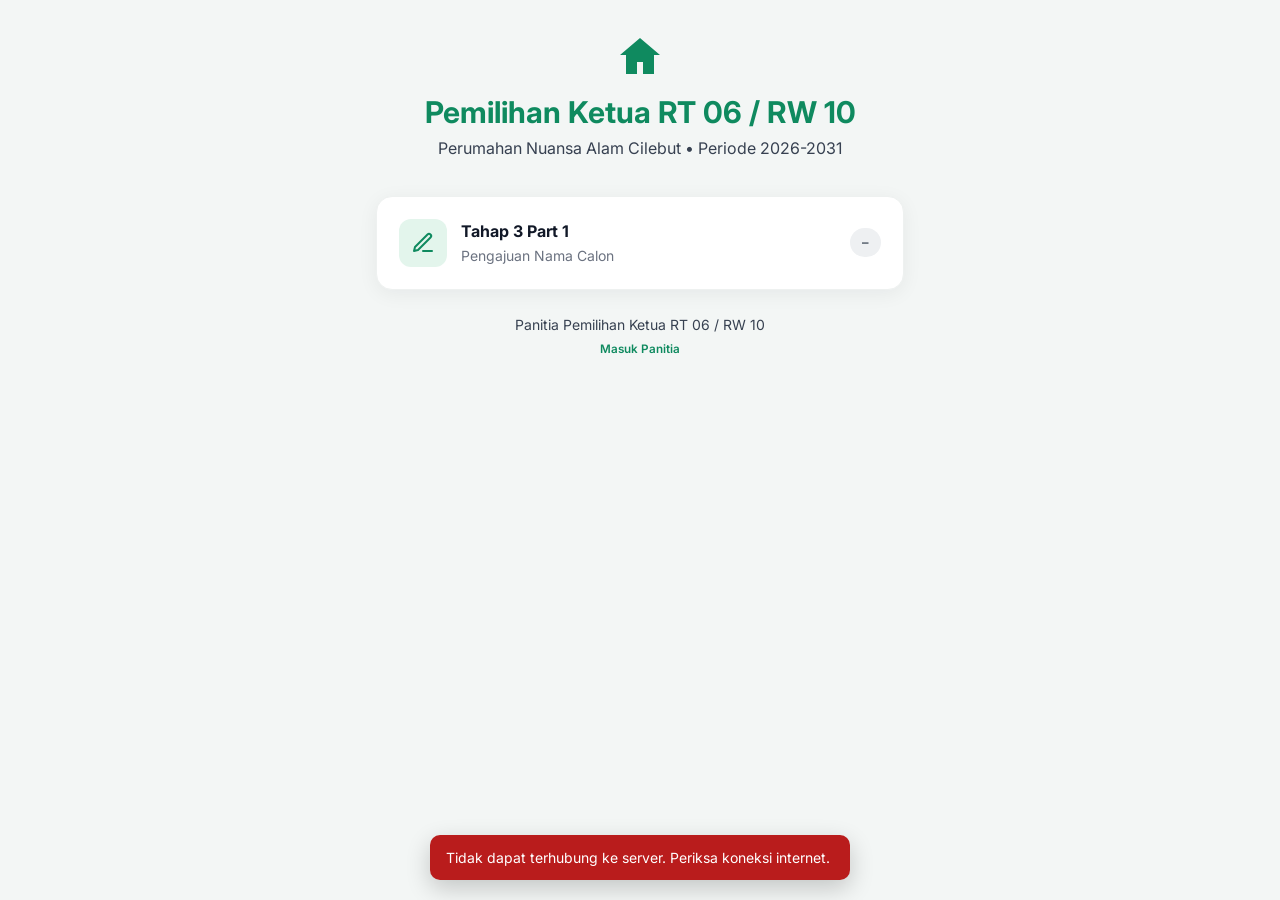
<file: index.html>
<!DOCTYPE html>
<html lang="id">
<head>
  <meta charset="UTF-8">
  <meta name="viewport" content="width=device-width, initial-scale=1">
  <title>Pemilihan Ketua RT 06 / RW 10 – Perumahan Nuansa Alam Cilebut</title>
  <meta name="description" content="Pengajuan calon, e-voting, dan live count Pemilihan Ketua RT 06 / RW 10 Perumahan Nuansa Alam Cilebut periode 2026-2031.">
  <link rel="preconnect" href="https://fonts.googleapis.com">
  <link href="https://fonts.googleapis.com/css2?family=Inter:wght@400;500;600;700&display=swap" rel="stylesheet">
  <link rel="stylesheet" href="assets/style.css">
</head>
<body>
  <main class="wrap">
    <header class="hero">
      <svg class="logo" viewBox="0 0 24 24" fill="currentColor" aria-hidden="true"><path d="M12 3 2 11.5h3V21h5.5v-6h3v6H19v-9.5h3L12 3Z"/></svg>
      <h1>Pemilihan Ketua RT 06 / RW 10</h1>
      <p>Perumahan Nuansa Alam Cilebut • Periode 2026-2031</p>
    </header>

    <!-- State Loading -->
    <div class="card" id="loadingMenu" style="text-align:center;padding:28px 16px;">
      <span class="spinner dark"></span> Memuat menu pemilihan…
    </div>

    <!-- Menu Tahap 3 Part 1 (Pengajuan Nama Calon) -->
    <a class="card menu-card" href="usulan.html" id="cardPart1" hidden>
      <div class="ico"><svg viewBox="0 0 24 24" fill="none" stroke="currentColor" stroke-width="2" stroke-linecap="round" stroke-linejoin="round"><path d="M12 20h9"/><path d="M16.5 3.5a2.1 2.1 0 0 1 3 3L7 19l-4 1 1-4Z"/></svg></div>
      <div>
        <h3>Tahap 3 Part 1</h3>
        <p>Pengajuan Nama Calon</p>
      </div>
      <span class="chip gray" id="st1">Memuat…</span>
    </a>

    <!-- Menu Tahap 3 Part 2 (E-Voting) -->
    <a class="card menu-card" href="voting.html" id="cardPart2" hidden>
      <div class="ico"><svg viewBox="0 0 24 24" fill="none" stroke="currentColor" stroke-width="2" stroke-linecap="round" stroke-linejoin="round"><path d="m9 12 2 2 4-4"/><rect x="3" y="4" width="18" height="16" rx="2"/></svg></div>
      <div>
        <h3>Tahap 3 Part 2</h3>
        <p id="descPart2">E-Voting Ketua RT</p>
      </div>
      <span class="chip gray" id="st2">Memuat…</span>
    </a>

    <!-- Menu Live Count (Hanya muncul jika sudah vote atau setelah voting ditutup) -->
    <a class="card menu-card" href="livecount.html" id="cardLive" hidden>
      <div class="ico"><svg viewBox="0 0 24 24" fill="none" stroke="currentColor" stroke-width="2" stroke-linecap="round" stroke-linejoin="round"><path d="M3 3v18h18"/><path d="M7 15v2M11 11v6M15 7v10M19 13v4"/></svg></div>
      <div>
        <h3>Live Count</h3>
        <p id="descLive">Perolehan suara sementara</p>
      </div>
      <span class="chip red" id="stLive">LIVE</span>
    </a>

    <!-- Notifikasi jika belum ada menu yang dibuka -->
    <div class="card" id="emptyNotice" hidden style="text-align:center;padding:32px 18px;">
      <h3 style="margin-top:0">Belum Ada Tahap yang Dibuka</h3>
      <p style="color:var(--muted);margin:4px 0 0;">Saat ini belum ada tahapan pemilihan yang dibuka untuk umum. Silakan tunggu pengumuman dari Panitia Pemilihan.</p>
    </div>

    <footer class="footer">
      Panitia Pemilihan Ketua RT 06 / RW 10
      <small><a href="admin.html">Masuk Panitia</a></small>
    </footer>
  </main>

  <script src="assets/config.js"></script>
  <script src="assets/app.js?v=20261119"></script>
  <script>
    (async function () {
      const $ = (id) => document.getElementById(id);
      const setChip = (id, open) => {
        const el = $(id);
        if (!el) return;
        el.textContent = open ? "Dibuka" : "Ditutup";
        el.className = "chip " + (open ? "green" : "gray");
      };

      // Helper aman: berjalan normal walau browser warga masih menyimpan cache app.js versi lama
      const checkHasVoted = (resetVer) => {
        if (window.App && typeof window.App.hasVoted === "function") {
          return window.App.hasVoted(resetVer);
        }
        if (window.App && window.App.store) {
          if (resetVer) {
            const localVer = window.App.store.get("voted_version") || "1";
            if (localVer !== String(resetVer)) {
              window.App.store.remove("voted");
              window.App.store.remove("voted_info");
              window.App.store.remove("voted_version");
              return false;
            }
          }
          return window.App.store.get("voted") === "1";
        }
        return false;
      };

      try {
        const s = await App.api("status");
        $("loadingMenu").hidden = true;

        const hasVoted = checkHasVoted(s.resetVersion);

        setChip("st1", s.part1 && s.part1.open);

        // Status untuk Part 2
        if (hasVoted) {
          $("st2").textContent = "Sudah Memilih ✓";
          $("st2").className = "chip green";
          if ($("descPart2")) $("descPart2").textContent = "Suara Anda sudah tercatat";
        } else {
          setChip("st2", s.part2 && s.part2.open);
          if ($("descPart2")) $("descPart2").textContent = "E-Voting Ketua RT";
        }

        // Baca visibilitas menu dari backend admin
        const t = s.tampilan || {};
        const showP1 = t.part1 !== undefined ? !!t.part1 : true;
        const showP2 = t.part2 !== undefined ? !!t.part2 : false;
        const liveEnabled = !!t.livecount;

        // Berdasarkan keputusan panitia: Live Count HANYA untuk Panitia (pemilih umum tidak bisa melihat)
        const isAdmin = !!sessionStorage.getItem("rt06_admin_pw");
        const showLive = isAdmin && liveEnabled;
        if (showLive && $("stLive")) {
          $("stLive").textContent = "PANITIA";
          $("stLive").className = "chip green";
          if ($("descLive")) $("descLive").textContent = "Perolehan suara (Akses Internal Panitia)";
        }

        $("cardPart1").hidden = !showP1;
        $("cardPart2").hidden = !showP2;
        $("cardLive").hidden = !showLive;

        // Jika semua menu dinonaktifkan di admin
        if (!showP1 && !showP2 && !showLive) {
          $("emptyNotice").hidden = false;
        }
      } catch (e) {
        $("loadingMenu").hidden = true;
        // Fallback saat offline/sebelum konfigurasi API: default tampilkan Part 1 saja
        $("cardPart1").hidden = false;
        $("st1").textContent = "–";
        if (e.message && !e.message.includes("belum diatur")) {
          App.toast(e.message, "error");
        }
      }
    })();
  </script>
</body>
</html>
</file>
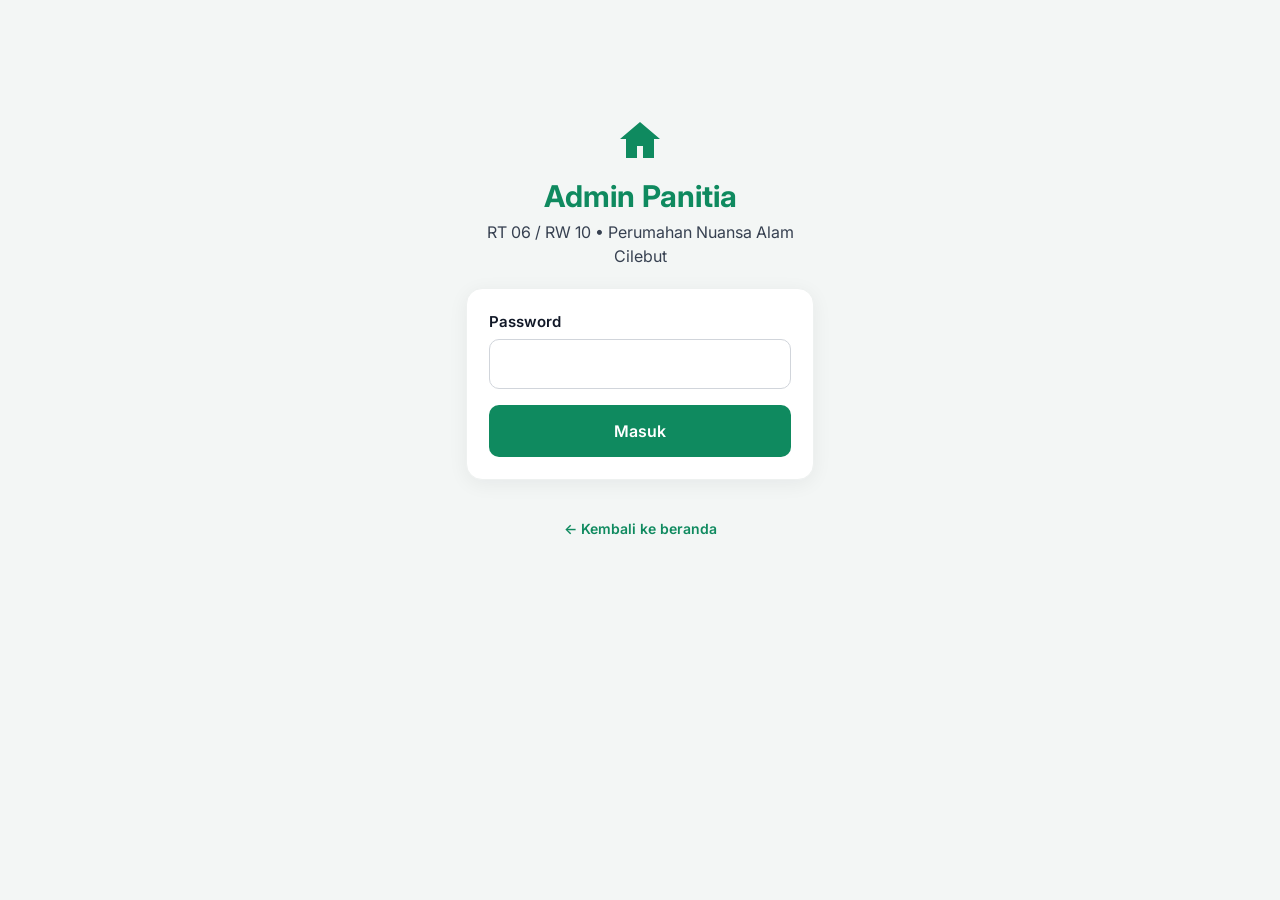
<file: admin.html>
<!DOCTYPE html>
<html lang="id">
<head>
  <meta charset="UTF-8">
  <meta name="viewport" content="width=device-width, initial-scale=1">
  <meta name="robots" content="noindex">
  <title>Admin Panitia – RT 06 / RW 10</title>
  <link rel="preconnect" href="https://fonts.googleapis.com">
  <link href="https://fonts.googleapis.com/css2?family=Inter:wght@400;500;600;700&display=swap" rel="stylesheet">
  <link rel="stylesheet" href="assets/style.css">
</head>
<body>
  <!-- ============ LOGIN ============ -->
  <section class="login" id="loginView">
    <div class="hero">
      <svg class="logo" viewBox="0 0 24 24" fill="currentColor" aria-hidden="true"><path d="M12 3 2 11.5h3V21h5.5v-6h3v6H19v-9.5h3L12 3Z"/></svg>
      <h1>Admin Panitia</h1>
      <p>RT 06 / RW 10 • Perumahan Nuansa Alam Cilebut</p>
    </div>
    <form class="card" id="loginForm">
      <div class="field">
        <label for="pw">Password</label>
        <input class="input" type="password" id="pw" autocomplete="current-password" required>
      </div>
      <button class="btn block" id="loginBtn" type="submit">Masuk</button>
    </form>
    <p class="footer"><a href="index.html">← Kembali ke beranda</a></p>
  </section>

  <!-- ============ APP ============ -->
  <div class="admin" id="appView" hidden>
    <aside class="side" id="side">
      <div class="brand">
        <svg viewBox="0 0 24 24" fill="currentColor"><path d="M12 3 2 11.5h3V21h5.5v-6h3v6H19v-9.5h3L12 3Z"/></svg>
        <span>Admin Panitia<br>RT 06 / RW 10</span>
      </div>
      <button class="nav active" data-tab="dashboard"><svg viewBox="0 0 24 24" fill="none" stroke="currentColor" stroke-width="2"><rect x="3" y="3" width="7" height="7" rx="1"/><rect x="14" y="3" width="7" height="7" rx="1"/><rect x="3" y="14" width="7" height="7" rx="1"/><rect x="14" y="14" width="7" height="7" rx="1"/></svg>Dashboard</button>
      <button class="nav" data-tab="usulan"><svg viewBox="0 0 24 24" fill="none" stroke="currentColor" stroke-width="2"><path d="M14 2H6a2 2 0 0 0-2 2v16a2 2 0 0 0 2 2h12a2 2 0 0 0 2-2V8z"/><path d="M14 2v6h6"/></svg>Rekap Usulan (Part 1)</button>
      <button class="nav" data-tab="calon"><svg viewBox="0 0 24 24" fill="none" stroke="currentColor" stroke-width="2"><circle cx="9" cy="7" r="4"/><path d="M3 21v-2a4 4 0 0 1 4-4h4a4 4 0 0 1 4 4v2"/><path d="M16 3.1a4 4 0 0 1 0 7.8M21 21v-2a4 4 0 0 0-3-3.9"/></svg>Kelola Calon</button>
      <button class="nav" data-tab="suara"><svg viewBox="0 0 24 24" fill="none" stroke="currentColor" stroke-width="2"><path d="m9 12 2 2 4-4"/><rect x="3" y="4" width="18" height="16" rx="2"/></svg>Suara (Part 2)</button>
      <button class="nav" data-tab="rumah"><svg viewBox="0 0 24 24" fill="none" stroke="currentColor" stroke-width="2"><path d="m3 10 9-7 9 7v10a2 2 0 0 1-2 2H5a2 2 0 0 1-2-2z"/></svg>Data Rumah</button>
      <button class="nav" data-tab="pengaturan"><svg viewBox="0 0 24 24" fill="none" stroke="currentColor" stroke-width="2"><circle cx="12" cy="12" r="3"/><path d="M19.4 15a1.7 1.7 0 0 0 .3 1.8l.1.1a2 2 0 1 1-2.8 2.8l-.1-.1a1.7 1.7 0 0 0-1.8-.3 1.7 1.7 0 0 0-1 1.5V21a2 2 0 1 1-4 0v-.1a1.7 1.7 0 0 0-1.1-1.5 1.7 1.7 0 0 0-1.8.3l-.1.1a2 2 0 1 1-2.8-2.8l.1-.1a1.7 1.7 0 0 0 .3-1.8 1.7 1.7 0 0 0-1.5-1H3a2 2 0 1 1 0-4h.1a1.7 1.7 0 0 0 1.5-1.1 1.7 1.7 0 0 0-.3-1.8l-.1-.1a2 2 0 1 1 2.8-2.8l.1.1a1.7 1.7 0 0 0 1.8.3H9a1.7 1.7 0 0 0 1-1.5V3a2 2 0 1 1 4 0v.1a1.7 1.7 0 0 0 1 1.5 1.7 1.7 0 0 0 1.8-.3l.1-.1a2 2 0 1 1 2.8 2.8l-.1.1a1.7 1.7 0 0 0-.3 1.8V9a1.7 1.7 0 0 0 1.5 1H21a2 2 0 1 1 0 4h-.1a1.7 1.7 0 0 0-1.5 1z"/></svg>Pengaturan</button>
      <div class="spacer"></div>
      <button class="nav" id="logout"><svg viewBox="0 0 24 24" fill="none" stroke="currentColor" stroke-width="2"><path d="M9 21H5a2 2 0 0 1-2-2V5a2 2 0 0 1 2-2h4M16 17l5-5-5-5M21 12H9"/></svg>Keluar</button>
    </aside>

    <main class="main">
      <div class="topbar">
        <button class="btn outline sm menu-toggle" id="menuBtn" aria-label="Menu">☰</button>
        <h1 id="pageTitle">Dashboard</h1>
        <button class="toggle" id="tg1"><span>Part 1: –</span><span class="knob"></span></button>
        <button class="toggle" id="tg2"><span>Part 2: –</span><span class="knob"></span></button>
        <a class="btn outline sm" id="exportBtn" href="#" target="_blank" rel="noopener">⬇ Export Excel</a>
      </div>

      <div class="content">
        <!-- DASHBOARD -->
        <section data-view="dashboard">
          <div class="stats four">
            <div class="card stat"><div class="label">Rumah Terdaftar</div><div class="value" id="dRumah">–</div><div class="help" id="dHak"></div></div>
            <div class="card stat"><div class="label">Usulan Masuk (Part 1)</div><div class="value" id="dUsulan">–</div><div class="help" id="dRumahUsul"></div></div>
            <div class="card stat"><div class="label">Suara Masuk (Part 2)</div><div class="value" id="dSuara">–</div><div class="help" id="dRumahVote"></div></div>
            <div class="card stat"><div class="label">Partisipasi</div><div class="value" id="dPct">–</div><div class="progress"><div id="dPctBar" style="width:0"></div></div></div>
          </div>
          <div class="card">
            <h3>Status Tahap</h3>
            <div class="table-wrap">
              <table>
                <thead><tr><th>Tahap</th><th>Status</th><th>Ditutup otomatis</th></tr></thead>
                <tbody id="dStatus"></tbody>
              </table>
            </div>
            <div class="row-actions">
              <a class="btn outline sm" id="sheetLink" href="#" target="_blank" rel="noopener">Buka Google Sheets</a>
              <a class="btn outline sm" href="livecount.html" target="_blank">Buka Live Count</a>
              <button class="btn outline sm" id="dPdfUsulan" type="button">📄 Download Rekap Usulan (PDF)</button>
              <button class="btn outline sm" id="dPdfVoting" type="button">📄 Download Rekap Voting (PDF)</button>
              <button class="btn outline danger sm" id="btnQuickReset" type="button">⚠️ Reset Data Uji Coba</button>
            </div>
          </div>

          <div class="card" style="margin-top:16px">
            <h3>Tampilan Menu di Halaman Utama (index.html)</h3>
            <p class="help" style="margin-top:-6px">Pilih menu mana saja yang tampil untuk warga saat membuka halaman utama. <b>Kebijakan Panitia:</b> Menu Live Count bersifat internal panitia dan disembunyikan dari pemilih umum guna menjaga kerahasiaan & integritas pemilihan.</p>
            <div style="display:grid;gap:12px;margin:16px 0;background:#f9fafb;padding:14px;border-radius:12px;border:1px solid var(--border)">
              <label style="display:flex;align-items:center;gap:10px;cursor:pointer">
                <input type="checkbox" id="mPart1" style="width:18px;height:18px;cursor:pointer">
                <span><b>Tahap 3 Part 1:</b> Pengajuan Nama Calon (Form Pengajuan)</span>
              </label>
              <label style="display:flex;align-items:center;gap:10px;cursor:pointer">
                <input type="checkbox" id="mPart2" style="width:18px;height:18px;cursor:pointer">
                <span><b>Tahap 3 Part 2:</b> E-Voting Ketua RT (Kartu Suara Calon)</span>
              </label>
              <label style="display:flex;align-items:center;gap:10px;cursor:pointer">
                <input type="checkbox" id="mLive" style="width:18px;height:18px;cursor:pointer">
                <span><b>Live Count:</b> Perolehan Suara Sementara (Real-time)</span>
              </label>
            </div>
            <div class="row-actions">
              <button class="btn sm" id="btnSaveMenu">Simpan Tampilan Beranda</button>
              <button class="btn outline sm" id="btnPresetP1">Set Standar Part 1 (Hanya Usulan)</button>
              <button class="btn outline sm" id="btnPresetP2">Set Standar Part 2 (Hanya E-Voting)</button>
            </div>
          </div>
        </section>

        <!-- USULAN -->
        <section data-view="usulan" hidden>
          <div class="stats">
            <div class="card stat"><div class="label">Total Usulan</div><div class="value" id="uTotal">–</div></div>
            <div class="card stat"><div class="label">Rumah Berpartisipasi</div><div class="value" id="uRumah">–</div></div>
            <div class="card stat"><div class="label">Nama Unik</div><div class="value" id="uUnik">–</div></div>
          </div>
          <div class="grid-2">
            <div class="card">
              <h3>Peringkat Nama Calon</h3>
              <div class="table-wrap">
                <table>
                  <thead><tr><th>No</th><th>Nama Calon</th><th>Jumlah Usulan</th><th>Aksi</th></tr></thead>
                  <tbody id="uRank"></tbody>
                </table>
              </div>
              <div class="row-actions">
                <button class="btn" id="setCalonBtn" disabled>Tetapkan Calon untuk Part 2</button>
                <button class="btn outline" id="uCsv">Download CSV</button>
                <button class="btn outline" id="uPdf" type="button">📄 Download Rekap Usulan (PDF)</button>
              </div>
              <p class="help">Gunakan <b>Gabungkan</b> jika ada nama yang sama tapi penulisannya berbeda (mis. "Pak Jefri" dan "Jefri Nichol - Z1").</p>
            </div>
            <div class="card">
              <h3>Log Usulan</h3>
              <div class="log" id="uLog"></div>
            </div>
          </div>
        </section>

        <!-- CALON -->
        <section data-view="calon" hidden>
          <div class="card">
            <h3>Daftar Calon Part 2</h3>
            <p class="help" style="margin-top:-6px">Foto opsional: bisa paste langsung <b>Link Share Google Drive</b> (pastikan akses diset <i>"Siapa saja yang memiliki link / Anyone with the link"</i>) atau link gambar lainnya. Jika kosong, akan otomatis menampilkan inisial nama berwarna.</p>
            <div class="calon-edit head"><span>No</span><span>Nama</span><span class="hide-sm">Tagline</span><span class="hide-sm">Link Foto</span><span></span></div>
            <div id="cList"></div>
            <div class="row-actions">
              <button class="btn outline" id="cAdd">+ Tambah Calon</button>
              <button class="btn" id="cSave">Simpan Daftar Calon</button>
            </div>
          </div>
        </section>

        <!-- SUARA -->
        <section data-view="suara" hidden>
          <div class="card">
            <div style="display:flex;justify-content:space-between;align-items:center;flex-wrap:wrap;gap:10px;margin-bottom:12px">
              <div>
                <h3 style="margin:0">Log Suara Masuk</h3>
                <p class="help" style="margin:4px 0 0">Pilihan calon tidak ditampilkan di sini untuk menjaga kerahasiaan suara. Batalkan suara hanya jika ada yang janggal (mis. nomor rumah salah / bukan warga).</p>
              </div>
              <button class="btn outline sm" id="sPdf" type="button">📄 Download Rekap Hasil E-Voting (PDF)</button>
            </div>
            <div class="table-wrap">
              <table>
                <thead><tr><th>Waktu</th><th>Nomor Rumah</th><th>ID Perangkat</th><th>Status</th><th>Catatan</th><th>Aksi</th></tr></thead>
                <tbody id="sBody"></tbody>
              </table>
            </div>
          </div>
        </section>

        <!-- RUMAH -->
        <section data-view="rumah" hidden>
          <div class="grid-2">
            <div class="card">
              <h3>Data Rumah & Kuota Suara</h3>
              <p class="help" style="margin-top:-6px">Satu baris per rumah: <code>nomor_rumah, kuota</code>. Kuota 1 atau 2. Bisa langsung copy–paste 2 kolom dari Excel.</p>
              <textarea class="input" id="rText" rows="16" spellcheck="false" placeholder="A1, 2&#10;A2, 1&#10;A3, 2"></textarea>
              <div class="row-actions">
                <button class="btn" id="rSave">Simpan Data Rumah</button>
              </div>
            </div>
            <div class="card">
              <h3>Ringkasan</h3>
              <div class="log" id="rSummary"></div>
            </div>
          </div>
        </section>

        <!-- PENGATURAN -->
        <section data-view="pengaturan" hidden>
          <div class="card" style="max-width:640px">
            <h3>Jadwal & Status Pemilihan</h3>
            <div class="field">
              <label><input type="checkbox" id="p1Open"> Buka Tahap 3 Part 1 (Pengajuan Nama)</label>
              <input class="input" type="datetime-local" id="p1Tutup">
              <div class="help">Waktu tutup otomatis (opsional). Kosongkan jika ditutup manual.</div>
            </div>
            <div class="field">
              <label><input type="checkbox" id="p2Open"> Buka Tahap 3 Part 2 (E-Voting)</label>
              <input class="input" type="datetime-local" id="p2Tutup">
              <div class="help">Waktu tutup otomatis (opsional). Countdown di halaman voting mengikuti waktu ini.</div>
            </div>

            <h3 style="margin-top:24px">Tampilan Menu di Beranda (index.html)</h3>
            <p class="help" style="margin-top:-6px">Pilih menu apa saja yang dapat dilihat oleh warga pada halaman utama. Menu Live Count hanya akan muncul bagi warga yang sudah memberikan suara untuk menjaga kerahasiaan dan independensi pemilih.</p>
            <div style="display:grid;gap:10px;margin:12px 0;background:#f9fafb;padding:12px;border-radius:10px;border:1px solid var(--border)">
              <label style="display:flex;align-items:center;gap:10px;cursor:pointer">
                <input type="checkbox" id="cfgPart1" style="width:18px;height:18px">
                <span>Tampilkan Tahap 3 Part 1 (Pengajuan Nama Calon)</span>
              </label>
              <label style="display:flex;align-items:center;gap:10px;cursor:pointer">
                <input type="checkbox" id="cfgPart2" style="width:18px;height:18px">
                <span>Tampilkan Tahap 3 Part 2 (E-Voting Ketua RT)</span>
              </label>
              <label style="display:flex;align-items:center;gap:10px;cursor:pointer">
                <input type="checkbox" id="cfgLive" style="width:18px;height:18px">
                <span>Tampilkan Live Count (Perolehan Suara)</span>
              </label>
            </div>

            <h3 style="margin-top:24px">Ganti Password Admin</h3>
            <div class="field">
              <input class="input" type="password" id="newPw" placeholder="Kosongkan jika tidak diganti" autocomplete="new-password">
            </div>
            <button class="btn" id="saveSetting">Simpan Pengaturan</button>
          </div>

          <div class="card" style="max-width:640px;margin-top:20px;border-color:#fca5a5;background:#fff8f8">
            <h3 style="color:#b91c1c;margin-top:0">⚠️ Reset Data Uji Coba (Simulasi Selesai)</h3>
            <p style="font-size:14px;color:#7f1d1d;margin-top:-4px">
              Gunakan fitur ini setelah panitia selesai melakukan simulasi/uji coba. Data suara masuk dan usulan nama akan dikosongkan kembali agar sistem siap digunakan saat pemilihan sebenarnya.
            </p>
            <div style="background:#fff;padding:12px;border-radius:10px;border:1px solid #fecaca;margin-bottom:14px;font-size:13px;line-height:1.6">
              <div>✅ <b>Data Nomor Rumah & Kuota:</b> <u>TETAP AMAN</u> (tidak akan dihapus).</div>
              <div>✅ <b>Batasan Perangkat / HP:</b> Otomatis dibersihkan untuk semua HP yang tadinya sudah voting saat uji coba.</div>
            </div>
            <button class="btn danger" id="btnResetData" type="button">Reset Data Pemilihan Sekarang</button>
          </div>
        </section>
      </div>
    </main>
  </div>

  <!-- Modal umum -->
  <div class="modal-bg" id="modal" hidden>
    <div class="modal left" role="dialog" aria-modal="true">
      <div id="modalBody"></div>
      <div class="actions" style="margin-top:18px">
        <button class="btn outline" id="modalCancel" type="button">Batal</button>
        <button class="btn" id="modalOk" type="button">OK</button>
      </div>
    </div>
  </div>

  <script src="assets/html2pdf.bundle.min.js"></script>
  <script src="assets/config.js"></script>
  <script src="assets/app.js?v=20261119"></script>
  <script src="assets/admin.js?v=20261119"></script>
</body>
</html>
</file>
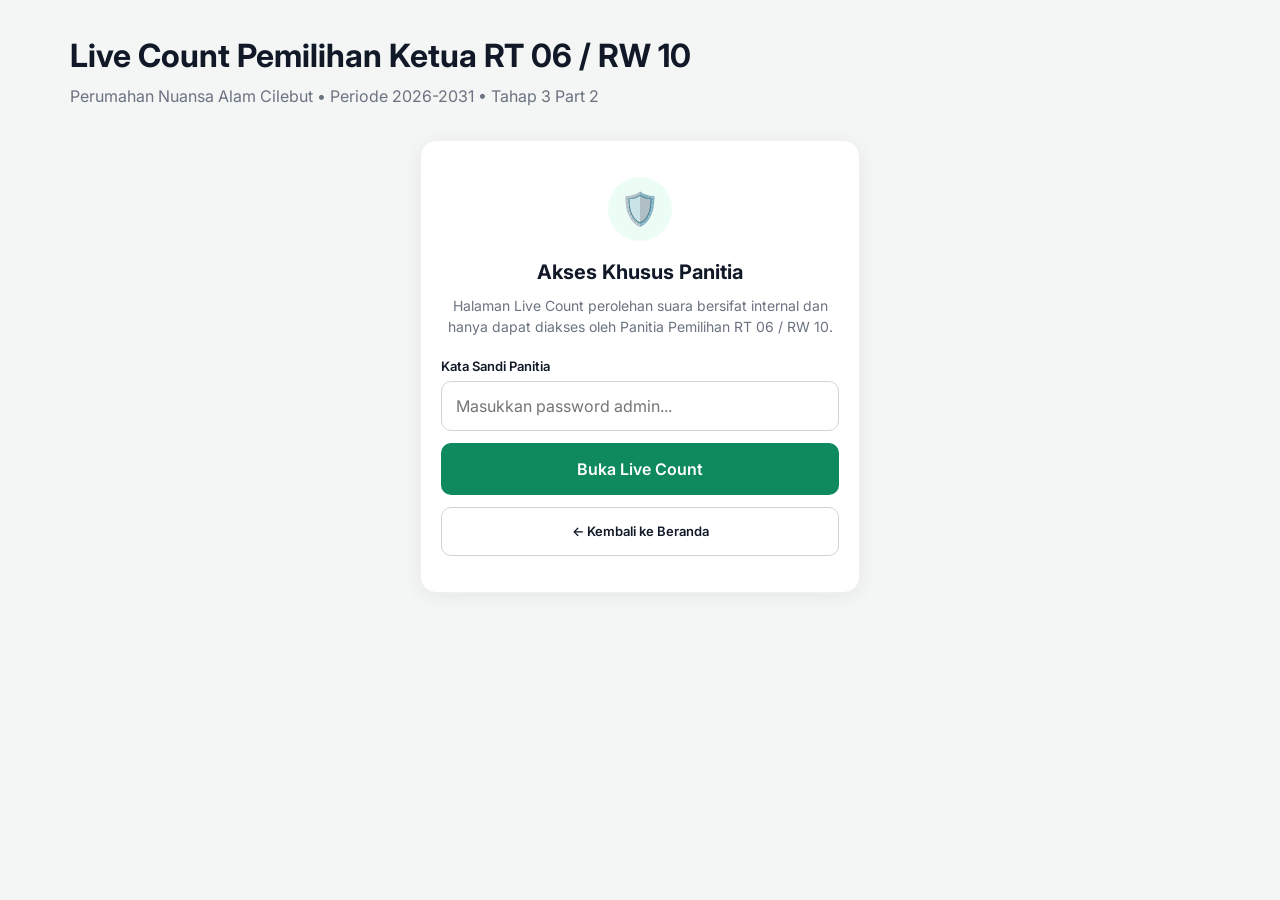
<file: livecount.html>
<!DOCTYPE html>
<html lang="id">
<head>
  <meta charset="UTF-8">
  <meta name="viewport" content="width=device-width, initial-scale=1">
  <title>Live Count Pemilihan Ketua RT 06 / RW 10</title>
  <link rel="preconnect" href="https://fonts.googleapis.com">
  <link href="https://fonts.googleapis.com/css2?family=Inter:wght@400;500;600;700&display=swap" rel="stylesheet">
  <link rel="stylesheet" href="assets/style.css">
</head>
<body>
  <main class="wrap-wide">
    <header class="lc-head">
      <div>
        <h1>Live Count Pemilihan Ketua RT 06 / RW 10</h1>
        <p>Perumahan Nuansa Alam Cilebut • Periode 2026-2031 • Tahap 3 Part 2</p>
      </div>
      <div class="right" style="display:flex;align-items:center;gap:10px;flex-wrap:wrap">
        <button class="btn outline sm" id="lcExportPdf" type="button">📄 Download Rekap (PDF)</button>
        <span class="chip live" id="liveChip">● LIVE</span>
        <span>Terakhir diperbarui: <b id="updated">–</b></span>
      </div>
    </header>

    <!-- Card Akses Khusus Panitia -->
    <section class="card" id="lockedCard" hidden style="text-align:center;padding:36px 20px;max-width:440px;margin:32px auto;">
      <div style="width:64px;height:64px;border-radius:50%;background:#ecfdf5;color:#059669;display:flex;align-items:center;justify-content:center;margin:0 auto 16px;font-size:32px">
        🛡️
      </div>
      <h2 style="margin:0 0 8px;font-size:20px">Akses Khusus Panitia</h2>
      <p style="color:var(--muted);font-size:14px;line-height:1.5;margin:0 0 20px">
        Halaman Live Count perolehan suara bersifat internal dan hanya dapat diakses oleh Panitia Pemilihan RT 06 / RW 10.
      </p>
      <form id="gateForm" style="display:flex;flex-direction:column;gap:12px;text-align:left">
        <div>
          <label style="font-size:13px;font-weight:600;margin-bottom:4px;display:block">Kata Sandi Panitia</label>
          <input class="input" type="password" id="gatePw" placeholder="Masukkan password admin..." autocomplete="current-password" required>
        </div>
        <button class="btn block" id="gateBtn" type="submit">Buka Live Count</button>
        <a class="btn outline block" href="index.html" style="font-size:13px;text-align:center">← Kembali ke Beranda</a>
      </form>
    </section>

    <div id="lcContent">
      <section class="stats">
        <div class="card stat"><div class="label">Total Suara Masuk</div><div class="value" id="total">–</div></div>
        <div class="card stat"><div class="label">Total Hak Suara</div><div class="value" id="hak">–</div></div>
        <div class="card stat">
          <div class="label">Partisipasi</div><div class="value" id="pct">–</div>
          <div class="progress"><div id="pctBar" style="width:0"></div></div>
        </div>
      </section>

      <section class="lc-main">
        <div class="card">
          <h3>Perolehan Suara Calon Ketua RT</h3>
          <div class="lc-results">
            <div id="bars"><div class="empty"><span class="spinner dark"></span> Memuat…</div></div>
            <div class="donut-wrap">
              <div class="donut" id="donut" style="background:#e5e7eb"></div>
              <div class="legend" id="legend"></div>
            </div>
          </div>
        </div>
        <div class="card">
          <h3>Aktivitas Terbaru</h3>
          <div class="activity" id="activity"><div>Belum ada suara masuk</div></div>
        </div>
      </section>

      <p class="note">Hasil resmi diumumkan panitia setelah voting ditutup</p>
      <p class="note" style="margin-top:6px"><a href="index.html">← Kembali ke beranda</a></p>
    </div>
  </main>

  <script src="assets/html2pdf.bundle.min.js"></script>
  <script src="assets/config.js"></script>
  <script src="assets/app.js?v=20261119"></script>
  <script>
    (function () {
      const $ = (id) => document.getElementById(id);
      let lastRecent = "";
      let cachedData = null;

      const isAdminLoggedIn = () => !!sessionStorage.getItem("rt06_admin_pw");

      const fixFotoUrl = (url) => {
        if (!url) return "";
        url = String(url).trim();
        const m = url.match(/(?:drive\.google\.com\/(?:file\/d\/|open\?id=|uc\?(?:export=view&)?id=)|docs\.google\.com\/file\/d\/)([a-zA-Z0-9_-]+)/);
        return (m && m[1]) ? "https://lh3.googleusercontent.com/d/" + m[1] : url;
      };

      const renderAvatar = (c, i, cls) => {
        cls = cls || "avatar sm";
        const foto = fixFotoUrl(c.foto_url);
        if (foto) {
          return `<img class="${cls}" src="${App.esc(foto)}" alt="${App.esc(c.nama)}" referrerpolicy="no-referrer" loading="lazy" onerror="this.style.display='none';if(this.nextElementSibling)this.nextElementSibling.style.display='flex'"><div class="${cls}" style="background:${App.color(i)};display:none">${App.esc(App.initials(c.nama))}</div>`;
        }
        return `<div class="${cls}" style="background:${App.color(i)}">${App.esc(App.initials(c.nama))}</div>`;
      };

      function showLocked() {
        $("lockedCard").hidden = false;
        $("lcContent").hidden = true;
        if ($("lcExportPdf")) $("lcExportPdf").hidden = true;
        if ($("liveChip")) $("liveChip").hidden = true;
        if ($("updated") && $("updated").parentElement) $("updated").parentElement.hidden = true;
      }

      function showUnlocked() {
        $("lockedCard").hidden = true;
        $("lcContent").hidden = false;
        if ($("lcExportPdf")) $("lcExportPdf").hidden = false;
        if ($("liveChip")) $("liveChip").hidden = false;
        if ($("updated") && $("updated").parentElement) $("updated").parentElement.hidden = false;
      }

      function render(d) {
        cachedData = d;
        showUnlocked();

        if (d.calon) {
          d.calon.forEach((c) => {
            if (c.foto_url) c.foto_url = fixFotoUrl(c.foto_url);
          });
        }

        $("total").textContent = d.total;
        $("hak").textContent = d.hakSuara;
        const pct = d.hakSuara ? (d.total / d.hakSuara) * 100 : 0;
        $("pct").textContent = App.fmtPct(pct);
        $("pctBar").style.width = Math.min(pct, 100) + "%";
        $("updated").textContent = App.fmtTimeSec(d.updatedAt);

        const live = $("liveChip");
        if (d.part2.open) { live.className = "chip live"; live.textContent = "● LIVE (PANITIA)"; }
        else { live.className = "chip gray"; live.textContent = "Voting ditutup"; }

        if (!d.calon.length) {
          $("bars").innerHTML = '<div class="empty">Calon belum ditetapkan panitia.</div>';
          return;
        }

        const max = Math.max.apply(null, d.calon.map((c) => c.suara));
        $("bars").innerHTML = d.calon.map((c, i) => {
          const p = d.total ? (c.suara / d.total) * 100 : 0;
          const lead = c.suara > 0 && c.suara === max;
          return `
            <div class="bar-row">
              <div class="avatar-wrap">${renderAvatar(c, i, "avatar sm")}${lead ? '<span class="crown">👑</span>' : ""}</div>
              <div>
                <div class="bar-top"><span>${App.esc(c.nomor)} ${App.esc(App.cleanName(c.nama))}</span><span class="val">${c.suara} suara (${App.fmtPct(p)})</span></div>
                <div class="bar"><div style="width:${max ? (c.suara / max) * 100 : 0}%;background:${App.color(i)}"></div></div>
              </div>
            </div>`;
        }).join("");

        // Donut chart
        if (d.total) {
          let acc = 0;
          const stops = d.calon.map((c, i) => {
            const from = acc; acc += (c.suara / d.total) * 360;
            return `${App.color(i)} ${from}deg ${acc}deg`;
          });
          $("donut").style.background = `conic-gradient(${stops.join(",")})`;
        } else {
          $("donut").style.background = "#e5e7eb";
        }
        $("legend").innerHTML = d.calon.map((c, i) =>
          `<div><span style="background:${App.color(i)}"></span>${App.esc(App.cleanName(c.nama))}</div>`).join("");

        // Aktivitas
        const key = d.recent.join("|");
        if (key !== lastRecent) {
          $("activity").innerHTML = d.recent.length
            ? d.recent.map((t, i) => `<div class="${lastRecent && i === 0 ? "new" : ""}">1 suara masuk — ${App.fmtTime(t)}</div>`).join("")
            : "<div>Belum ada suara masuk</div>";
          lastRecent = key;
        }
      }

      async function load() {
        if (!isAdminLoggedIn()) {
          showLocked();
          return;
        }
        try {
          render(await App.api("liveCount"));
        } catch (e) {
          App.toast(e.message, "error");
        }
      }

      // Handler login panitia langsung di halaman Live Count
      $("gateForm").addEventListener("submit", async (e) => {
        e.preventDefault();
        const pw = $("gatePw").value.trim();
        if (!pw) return;
        const btn = $("gateBtn");
        App.setLoading(btn, true, "Memverifikasi...");
        try {
          await App.api("adminLogin", { password: pw });
          sessionStorage.setItem("rt06_admin_pw", pw);
          App.toast("Akses panitia berhasil dibuka!", "success");
          load();
        } catch (err) {
          App.toast("Kata sandi panitia salah.", "error");
          $("gatePw").value = "";
          $("gatePw").focus();
        } finally {
          App.setLoading(btn, false);
        }
      });

      load();
      setInterval(() => { if (!document.hidden && isAdminLoggedIn()) load(); }, App.config.LIVE_REFRESH_MS || 10000);
      document.addEventListener("visibilitychange", () => { if (!document.hidden && isAdminLoggedIn()) load(); });

      const lcExportBtn = $("lcExportPdf");
      if (lcExportBtn) {
        lcExportBtn.addEventListener("click", () => {
          if (!cachedData) {
            App.toast("Data belum siap, silakan tunggu sebentar.", "error");
            return;
          }
          const isClosed = cachedData && cachedData.part2 ? !cachedData.part2.open : false;
          const html = App.renderVotingReport(cachedData, { isClosed });
          App.showReportModal("Rekapitulasi E-Voting Ketua RT (Part 2)", html, "rekap-hasil-evoting-rt06.pdf");
        });
      }
    })();
  </script>
</body>
</html>
</file>
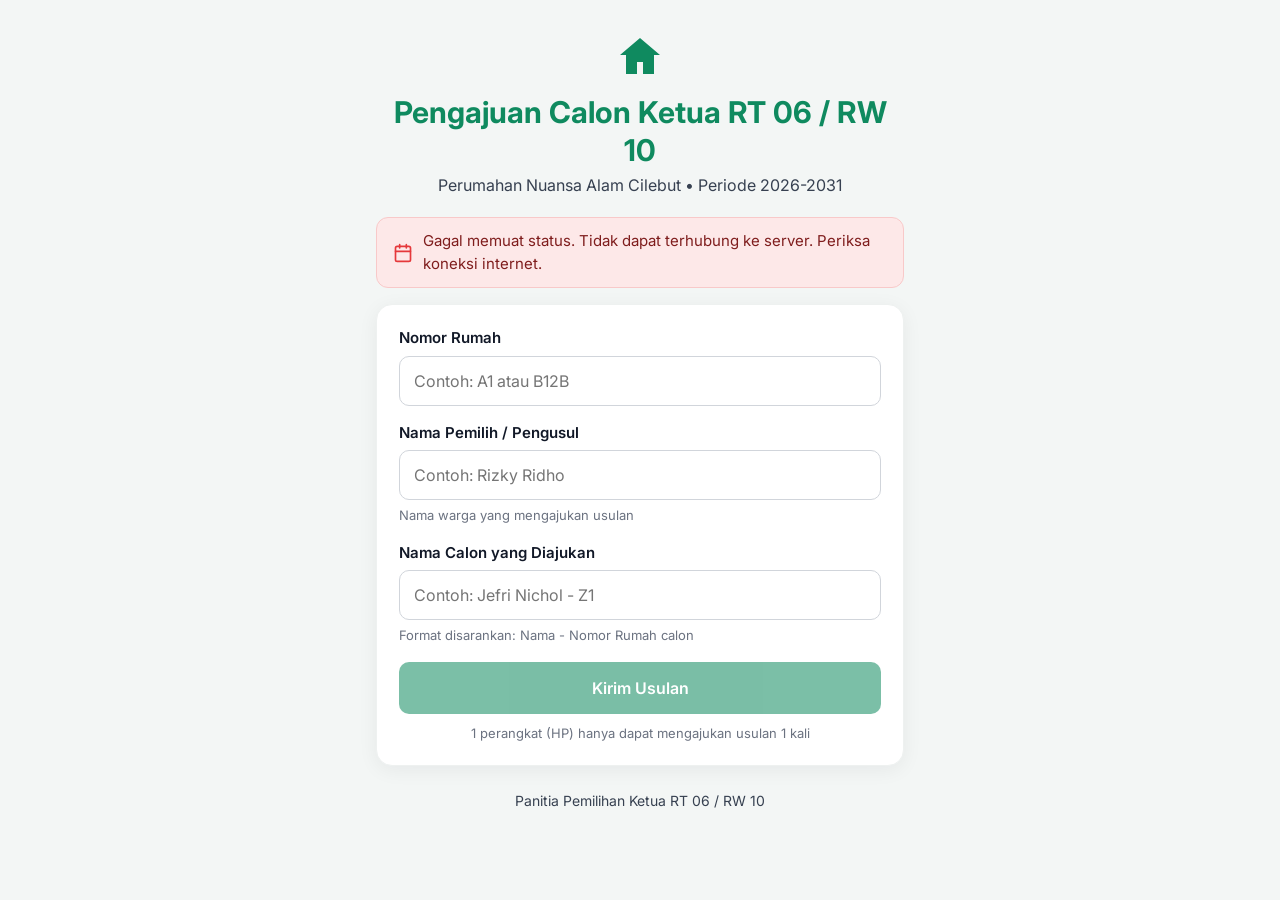
<file: usulan.html>
<!DOCTYPE html>
<html lang="id">
<head>
  <meta charset="UTF-8">
  <meta name="viewport" content="width=device-width, initial-scale=1">
  <title>Pengajuan Calon Ketua RT 06 / RW 10</title>
  <link rel="preconnect" href="https://fonts.googleapis.com">
  <link href="https://fonts.googleapis.com/css2?family=Inter:wght@400;500;600;700&display=swap" rel="stylesheet">
  <link rel="stylesheet" href="assets/style.css">
</head>
<body>
  <main class="wrap">
    <header class="hero">
      <a href="index.html" aria-label="Beranda"><svg class="logo" viewBox="0 0 24 24" fill="currentColor" aria-hidden="true"><path d="M12 3 2 11.5h3V21h5.5v-6h3v6H19v-9.5h3L12 3Z"/></svg></a>
      <h1>Pengajuan Calon Ketua RT 06 / RW 10</h1>
      <p>Perumahan Nuansa Alam Cilebut • Periode 2026-2031</p>
    </header>

    <div class="banner" id="banner">
      <svg viewBox="0 0 24 24" fill="none" stroke="currentColor" stroke-width="2" stroke-linecap="round" stroke-linejoin="round"><rect x="3" y="4" width="18" height="18" rx="2"/><path d="M16 2v4M8 2v4M3 10h18"/></svg>
      <span id="bannerText">Tahap 3 Part 1: Pengajuan Nama Calon — memuat status…</span>
    </div>

    <section class="card" id="formCard">
      <form id="form" novalidate>
        <div class="field">
          <label for="rumah">Nomor Rumah</label>
          <input class="input upper" id="rumah" name="rumah" placeholder="Contoh: A1 atau B12B" autocomplete="off" maxlength="10" required>
          <div class="error-text" id="rumahErr" hidden></div>
        </div>
        <div class="field">
          <label for="pemilih">Nama Pemilih / Pengusul</label>
          <input class="input" id="pemilih" name="pemilih" placeholder="Contoh: Rizky Ridho" autocomplete="name" maxlength="60" required>
          <div class="help">Nama warga yang mengajukan usulan</div>
        </div>
        <div class="field">
          <label for="nama">Nama Calon yang Diajukan</label>
          <input class="input" id="nama" name="nama" placeholder="Contoh: Jefri Nichol - Z1" autocomplete="off" maxlength="80" required>
          <div class="help">Format disarankan: Nama - Nomor Rumah calon</div>
        </div>
        <button class="btn block" id="submit" type="submit" disabled>Kirim Usulan</button>
        <div class="help" style="text-align:center;margin-top:10px">1 perangkat (HP) hanya dapat mengajukan usulan 1 kali</div>
      </form>
    </section>

    <section class="card" id="doneCard" hidden>
      <div class="success-box">
        <div class="check"><svg width="32" height="32" viewBox="0 0 24 24" fill="none" stroke="currentColor" stroke-width="3" stroke-linecap="round" stroke-linejoin="round"><path d="M20 6 9 17l-5-5"/></svg></div>
        <h2>Usulan terkirim</h2>
        <p id="doneText"></p>
        <p style="margin-top:16px"><a href="index.html">← Kembali ke Beranda</a></p>
      </div>
    </section>

    <footer class="footer">Panitia Pemilihan Ketua RT 06 / RW 10</footer>
  </main>

  <script src="assets/config.js"></script>
  <script src="assets/app.js"></script>
  <script>
    (function () {
      const $ = (id) => document.getElementById(id);
      const form = $("form"), btn = $("submit");
      let serverResetVersion = "1";

      async function loadStatus() {
        try {
          const s = await App.api("status");
          serverResetVersion = s.resetVersion || "1";

          // Cek apakah ada data usulan lama dari sesi sebelum reset
          const localVersion = App.store.get("usul_version") || "1";
          if (localVersion !== serverResetVersion) {
            // Admin telah me-reset: bersihkan batasan usulan di perangkat ini
            App.store.remove("usul_submitted");
            App.store.remove("usul_info");
            App.store.remove("usul_version");
          } else if (App.store.get("usul_submitted")) {
            const info = App.store.get("usul_info");
            $("doneText").textContent = info || "Usulan Anda sudah tercatat. Perangkat ini hanya dapat digunakan untuk mengajukan nama 1 kali.";
            $("formCard").hidden = true;
            $("doneCard").hidden = false;
            return;
          }

          const p = s.part1;
          if (p.open) {
            $("bannerText").textContent = "Tahap 3 Part 1: Pengajuan Nama Calon — " +
              (p.tutup ? "dibuka s/d " + App.fmtDateTime(p.tutup) : "sedang dibuka");
            btn.disabled = false;
          } else {
            $("banner").classList.add("closed");
            $("bannerText").textContent = "Tahap 3 Part 1: Pengajuan Nama Calon — sedang ditutup";
            btn.disabled = true;
          }
        } catch (e) {
          $("bannerText").textContent = "Gagal memuat status. " + e.message;
          $("banner").classList.add("closed");
        }
      }

      $("rumah").addEventListener("blur", () => {
        const v = App.normRumah($("rumah").value);
        if (v) $("rumah").value = v;
      });

      form.addEventListener("submit", async (ev) => {
        ev.preventDefault();
        const rumah = App.normRumah($("rumah").value);
        const pemilih = $("pemilih").value.trim();
        const nama = $("nama").value.trim();
        $("rumahErr").hidden = true;

        if (!App.validRumah(rumah)) {
          $("rumahErr").textContent = "Format nomor rumah tidak valid (contoh: A1, B12B).";
          $("rumahErr").hidden = false;
          $("rumah").focus();
          return;
        }
        if (pemilih.length < 2) {
          App.toast("Nama pemilih / pengusul wajib diisi.", "error");
          $("pemilih").focus();
          return;
        }
        if (nama.length < 3) {
          App.toast("Nama calon yang diajukan wajib diisi.", "error");
          $("nama").focus();
          return;
        }

        App.setLoading(btn, true);
        try {
          const r = await App.api("submitUsulan", { rumah, pemilih, nama, deviceId: App.deviceId() });
          const info = "Terima kasih, " + pemilih + "! Usulan dari rumah " + r.rumah + " sudah tercatat." +
            (r.sisa > 0 ? " Sisa kuota usulan rumah ini: " + r.sisa + "." : " Kuota usulan rumah ini sudah habis.") +
            " Perangkat ini hanya dapat digunakan untuk mengajukan usulan 1 kali.";
          App.store.set("usul_submitted", "1");
          App.store.set("usul_version", serverResetVersion);
          App.store.set("usul_info", info);
          $("doneText").textContent = info;
          $("formCard").hidden = true;
          $("doneCard").hidden = false;
          $("nama").value = "";
          window.scrollTo({ top: 0, behavior: "smooth" });
        } catch (e) {
          App.toast(e.message, "error");
        } finally {
          App.setLoading(btn, false);
        }
      });

      loadStatus();
    })();
  </script>
</body>
</html>
</file>
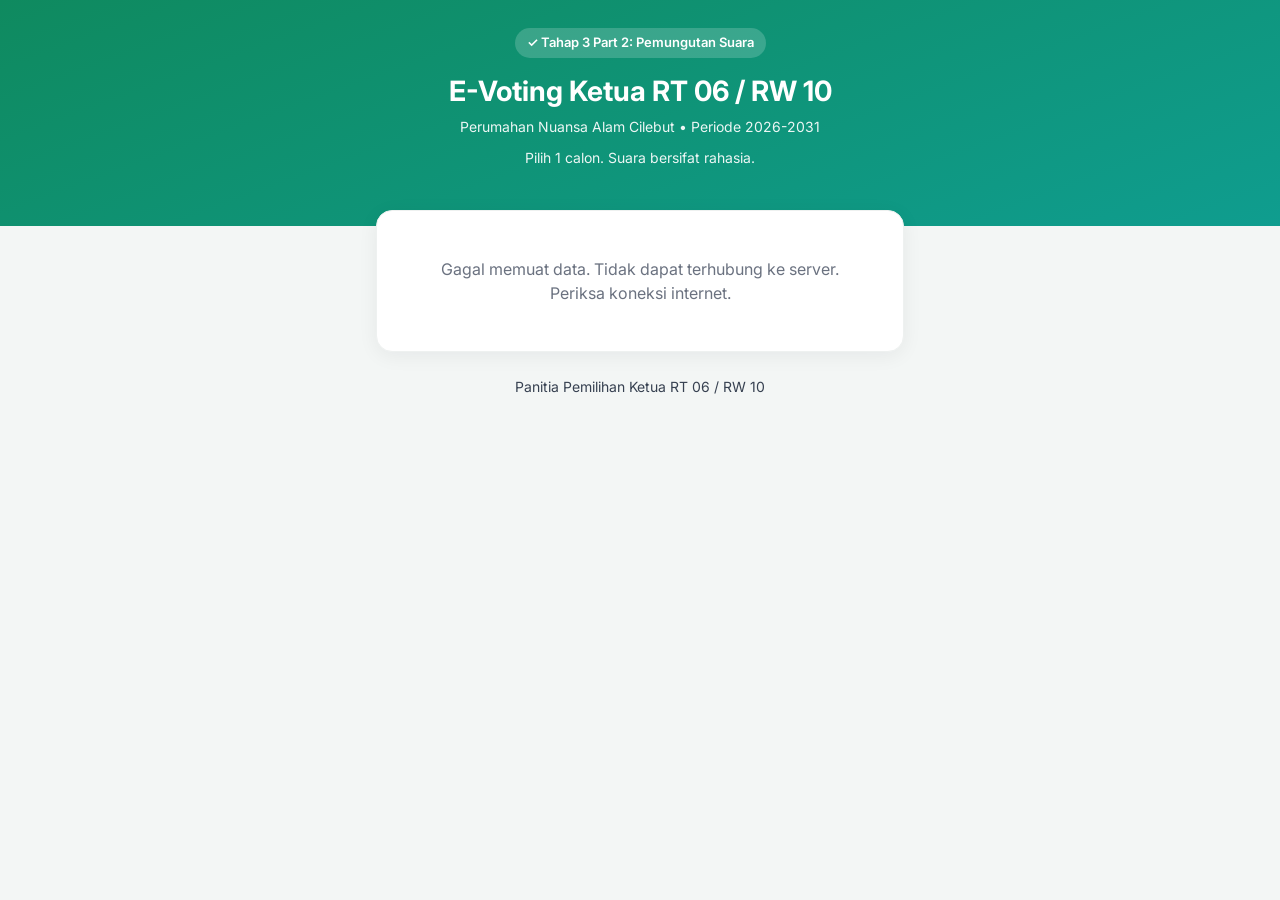
<file: voting.html>
<!DOCTYPE html>
<html lang="id">
<head>
  <meta charset="UTF-8">
  <meta name="viewport" content="width=device-width, initial-scale=1">
  <title>E-Voting Ketua RT 06 / RW 10</title>
  <link rel="preconnect" href="https://fonts.googleapis.com">
  <link href="https://fonts.googleapis.com/css2?family=Inter:wght@400;500;600;700&display=swap" rel="stylesheet">
  <link rel="stylesheet" href="assets/style.css">
</head>
<body>
  <header class="hero-green">
    <div class="chips">
      <span class="chip">✓ Tahap 3 Part 2: Pemungutan Suara</span>
      <span class="chip red" id="countdown" hidden></span>
    </div>
    <h1>E-Voting Ketua RT 06 / RW 10</h1>
    <p>Perumahan Nuansa Alam Cilebut • Periode 2026-2031</p>
    <p style="margin-top:10px">Pilih 1 calon. Suara bersifat rahasia.</p>
  </header>

  <main class="wrap">
    <!-- Loading -->
    <section class="card" id="loadingCard">
      <div class="empty"><span class="spinner dark"></span> Memuat data calon…</div>
    </section>

    <!-- Ditutup -->
    <section class="card" id="closedCard" hidden>
      <div class="success-box">
        <div class="check" style="background:var(--red-soft);color:var(--red)">
          <svg width="30" height="30" viewBox="0 0 24 24" fill="none" stroke="currentColor" stroke-width="2.5" stroke-linecap="round"><rect x="5" y="11" width="14" height="10" rx="2"/><path d="M8 11V7a4 4 0 0 1 8 0v4"/></svg>
        </div>
        <h2>Pemungutan suara sedang ditutup</h2>
        <p>Silakan pantau informasi resmi dari panitia pemilihan.</p>
        <a class="btn outline" href="index.html">← Kembali ke Halaman Utama</a>
      </div>
    </section>

    <!-- Sudah vote -->
    <section class="card" id="doneCard" hidden>
      <div class="success-box">
        <div class="check"><svg width="32" height="32" viewBox="0 0 24 24" fill="none" stroke="currentColor" stroke-width="3" stroke-linecap="round" stroke-linejoin="round"><path d="M20 6 9 17l-5-5"/></svg></div>
        <h2>Terima kasih!</h2>
        <p id="doneText">Suara Anda sudah tercatat. Perangkat ini hanya dapat digunakan untuk memilih 1 kali.</p>
        <p style="color:var(--muted);font-size:14px;margin:8px 0 18px;line-height:1.5">Hasil resmi perolehan suara akan diumumkan oleh Panitia Pemilihan setelah seluruh proses pemungutan suara selesai.</p>
        <a class="btn" href="index.html">← Kembali ke Halaman Utama</a>
      </div>
    </section>

    <!-- Form vote -->
    <section class="card" id="voteCard" hidden>
      <form id="form" novalidate>
        <div class="field">
          <label for="rumah">Nomor Rumah</label>
          <input class="input upper" id="rumah" placeholder="Contoh: A1 atau B12B" autocomplete="off" maxlength="10" required>
          <div class="error-text" id="rumahErr" hidden></div>
        </div>

        <div class="cand-grid" id="cands" role="radiogroup" aria-label="Daftar calon"></div>

        <button class="btn block" id="submit" type="submit">Kirim Suara</button>
        <p style="text-align:center;margin:14px 0 0"><a href="index.html" style="color:var(--muted);font-size:13px">← Kembali ke Halaman Utama</a></p>
      </form>
    </section>

    <footer class="footer">Panitia Pemilihan Ketua RT 06 / RW 10</footer>
  </main>

  <!-- Modal konfirmasi -->
  <div class="modal-bg" id="modal" hidden>
    <div class="modal" role="dialog" aria-modal="true">
      <p id="confirmText"></p>
      <div class="actions">
        <button class="btn outline" id="cancel" type="button">Batal</button>
        <button class="btn" id="confirm" type="button">Ya, Kirim</button>
      </div>
    </div>
  </div>

  <script src="assets/config.js"></script>
  <script src="assets/app.js?v=20261119"></script>
  <script>
    (function () {
      const $ = (id) => document.getElementById(id);
      let calon = [], selected = null;

      function show(id) {
        ["loadingCard", "closedCard", "doneCard", "voteCard"].forEach((c) => ($(c).hidden = c !== id));
      }

      const fixFotoUrl = (url) => {
        if (!url) return "";
        url = String(url).trim();
        const m = url.match(/(?:drive\.google\.com\/(?:file\/d\/|open\?id=|uc\?(?:export=view&)?id=)|docs\.google\.com\/file\/d\/)([a-zA-Z0-9_-]+)/);
        return (m && m[1]) ? "https://lh3.googleusercontent.com/d/" + m[1] : url;
      };

      function renderCands() {
        $("cands").innerHTML = calon.map((c, i) => {
          const foto = fixFotoUrl(c.foto_url);
          const avatarHtml = foto
            ? `<img class="avatar" src="${App.esc(foto)}" alt="${App.esc(c.nama)}" referrerpolicy="no-referrer" loading="lazy" onerror="this.style.display='none';if(this.nextElementSibling)this.nextElementSibling.style.display='flex'"><div class="avatar" style="background:${App.color(i)};display:none">${App.esc(App.initials(c.nama))}</div>`
            : `<div class="avatar" style="background:${App.color(i)}">${App.esc(App.initials(c.nama))}</div>`;
          return `
          <label class="cand" data-no="${App.esc(c.nomor)}">
            <input type="radio" name="calon" value="${App.esc(c.nomor)}">
            <span class="no">${App.esc(c.nomor)}</span>
            <span class="radio"></span>
            ${avatarHtml}
            <div class="name">${App.esc(App.cleanName(c.nama))}</div>
            ${c.tagline ? `<div class="tag">${App.esc(c.tagline)}</div>` : ""}
          </label>`;
        }).join("");
        $("cands").querySelectorAll(".cand").forEach((el) => {
          el.addEventListener("click", () => {
            selected = el.dataset.no;
            $("cands").querySelectorAll(".cand").forEach((x) => x.classList.toggle("selected", x === el));
          });
        });
      }

      let serverResetVersion = "1";

      async function init() {
        try {
          const s = await App.api("status");
          serverResetVersion = s.resetVersion || "1";

          // Cek apakah ada data vote lama dari sesi sebelum reset
          const localVersion = App.store.get("voted_version") || "1";
          if (localVersion !== serverResetVersion) {
            // Admin telah melakukan reset: bersihkan batasan vote di perangkat ini
            App.store.remove("voted");
            App.store.remove("voted_info");
            App.store.remove("voted_version");
          } else if (App.store.get("voted")) {
            const info = App.store.get("voted_info");
            if (info) $("doneText").textContent = info;
            show("doneCard");
            return;
          }

          calon = s.calon || [];
          if (!s.part2.open || !calon.length) { show("closedCard"); return; }
          App.countdown($("countdown"), s.part2.tutup, () => show("closedCard"));
          renderCands();
          show("voteCard");
        } catch (e) {
          $("loadingCard").innerHTML = '<div class="empty">Gagal memuat data. ' + App.esc(e.message) + "</div>";
        }
      }

      $("rumah").addEventListener("blur", () => {
        const v = App.normRumah($("rumah").value);
        if (v) $("rumah").value = v;
      });

      $("form").addEventListener("submit", (ev) => {
        ev.preventDefault();
        const rumah = App.normRumah($("rumah").value);
        $("rumahErr").hidden = true;
        if (!App.validRumah(rumah)) {
          $("rumahErr").textContent = "Format nomor rumah tidak valid (contoh: A1, B12B).";
          $("rumahErr").hidden = false;
          $("rumah").focus();
          return;
        }
        if (!selected) { App.toast("Silakan pilih salah satu calon.", "error"); return; }
        const c = calon.find((x) => x.nomor === selected);
        $("confirmText").innerHTML = `Yakin memilih <b>${App.esc(c.nomor)} – ${App.esc(App.cleanName(c.nama))}</b>?<br>Suara tidak bisa diubah.`;
        $("modal").hidden = false;
      });

      $("cancel").addEventListener("click", () => ($("modal").hidden = true));
      $("modal").addEventListener("click", (e) => { if (e.target.id === "modal") $("modal").hidden = true; });

      $("confirm").addEventListener("click", async () => {
        const btn = $("confirm");
        App.setLoading(btn, true);
        try {
          const rumah = App.normRumah($("rumah").value);
          await App.api("submitVote", { rumah, nomor: selected, deviceId: App.deviceId() });
          const info = "Suara dari rumah " + rumah + " sudah tercatat. Perangkat ini hanya dapat digunakan untuk memilih 1 kali.";
          App.store.set("voted", "1");
          App.store.set("voted_version", serverResetVersion);
          App.store.set("voted_info", info);
          $("doneText").textContent = info;
          $("modal").hidden = true;
          show("doneCard");
          window.scrollTo({ top: 0, behavior: "smooth" });
        } catch (e) {
          $("modal").hidden = true;
          App.toast(e.message, "error");
        } finally {
          App.setLoading(btn, false);
        }
      });

      init();
    })();
  </script>
</body>
</html>
</file>
<file: assets/style.css>
:root {
  --green: #0f8a5f;
  --green-dark: #0b6e4c;
  --green-soft: #e3f5ec;
  --teal: #0f9d8f;
  --teal-soft: #d8f3ef;
  --red: #e5383b;
  --red-soft: #fde8e8;
  --amber-soft: #fff4dc;
  --text: #111827;
  --muted: #6b7280;
  --border: #e5e7eb;
  --bg: #f3f6f5;
  --card: #ffffff;
  --radius: 16px;
  --shadow: 0 4px 20px rgba(17, 24, 39, 0.06);
}

* { box-sizing: border-box; }
html, body { margin: 0; }
body {
  font-family: "Inter", system-ui, -apple-system, "Segoe UI", Roboto, sans-serif;
  color: var(--text);
  background: var(--bg);
  line-height: 1.5;
  -webkit-font-smoothing: antialiased;
}
a { color: var(--green); text-decoration: none; font-weight: 600; }
a:hover { text-decoration: underline; }
[hidden] { display: none !important; }

/* ---------- Layout ---------- */
.wrap { max-width: 560px; margin: 0 auto; padding: 24px 16px 40px; }
.wrap-wide { max-width: 1180px; margin: 0 auto; padding: 32px 20px 40px; }

.hero { text-align: center; padding: 8px 0 20px; }
.hero .logo { width: 48px; height: 48px; color: var(--green); }
.hero h1 { margin: 8px 0 4px; font-size: clamp(22px, 5vw, 30px); color: var(--green); line-height: 1.25; }
.hero p { margin: 0; color: #374151; }

.hero-green {
  background: linear-gradient(160deg, #0f8a5f, #0f9d8f);
  color: #fff;
  text-align: center;
  padding: 28px 16px 56px;
}
.hero-green h1 { margin: 12px 0 4px; font-size: clamp(22px, 5vw, 28px); color: #fff; }
.hero-green p { margin: 2px 0; opacity: .92; font-size: 14px; }
.hero-green + .wrap { margin-top: -40px; }

.footer { text-align: center; color: #374151; font-size: 14px; padding: 24px 0 8px; }
.footer small { display: block; color: var(--muted); margin-top: 6px; }

/* ---------- Card ---------- */
.card {
  background: var(--card);
  border-radius: var(--radius);
  box-shadow: var(--shadow);
  border: 1px solid #eef1f0;
  padding: 22px;
}
.card + .card { margin-top: 16px; }
.card h2, .card h3 { margin: 0 0 12px; font-size: 18px; }

.banner {
  display: flex; gap: 10px; align-items: center;
  background: var(--green-soft);
  border: 1px solid #c4ead6;
  color: #064e3b;
  padding: 12px 16px;
  border-radius: 12px;
  margin-bottom: 16px;
  font-size: 15px;
}
.banner svg { flex: none; width: 20px; height: 20px; color: var(--green); }
.banner.closed { background: var(--red-soft); border-color: #f8c9c9; color: #7f1d1d; }
.banner.closed svg { color: var(--red); }

/* ---------- Chips ---------- */
.chips { display: flex; flex-direction: column; align-items: center; gap: 8px; }
.chip {
  display: inline-flex; align-items: center; gap: 6px;
  padding: 5px 12px; border-radius: 999px;
  font-size: 13px; font-weight: 600;
  background: rgba(255,255,255,.18); color: #fff;
}
.chip.red { background: var(--red); }
.chip.green { background: var(--green-soft); color: var(--green-dark); }
.chip.gray { background: #eef0f2; color: #4b5563; }
.chip.live { background: var(--red); color: #fff; box-shadow: 0 0 0 0 rgba(229,56,59,.6); animation: pulse 1.6s infinite; }
@keyframes pulse { 70% { box-shadow: 0 0 0 10px rgba(229,56,59,0); } 100% { box-shadow: 0 0 0 0 rgba(229,56,59,0); } }

/* ---------- Form ---------- */
.field { margin-bottom: 16px; }
.field label { display: block; font-weight: 600; margin-bottom: 6px; font-size: 15px; }
.input, select.input, textarea.input {
  width: 100%;
  padding: 12px 14px;
  border: 1px solid #d1d5db;
  border-radius: 10px;
  font: inherit;
  background: #fff;
  transition: border-color .15s, box-shadow .15s;
}
.input:focus { outline: none; border-color: var(--green); box-shadow: 0 0 0 3px rgba(15,138,95,.15); }
.input.upper { text-transform: uppercase; }
.input.upper::placeholder { text-transform: none; }
.help { font-size: 13px; color: var(--muted); margin-top: 6px; }
.error-text { font-size: 13px; color: var(--red); margin-top: 6px; }

.btn {
  display: inline-flex; align-items: center; justify-content: center; gap: 8px;
  padding: 12px 18px;
  border: 0; border-radius: 10px;
  font: inherit; font-weight: 600;
  cursor: pointer;
  background: var(--green); color: #fff;
  transition: background .15s, opacity .15s, transform .05s;
  text-decoration: none;
}
.btn:hover { background: var(--green-dark); text-decoration: none; }
.btn:active { transform: translateY(1px); }
.btn:disabled { opacity: .55; cursor: not-allowed; }
.btn.block { width: 100%; padding: 14px; font-size: 16px; }
.btn.outline { background: #fff; color: var(--text); border: 1px solid #d1d5db; }
.btn.outline:hover { background: #f9fafb; }
.btn.danger { background: var(--red); }
.btn.sm { padding: 7px 12px; font-size: 13px; border-radius: 8px; }
.link-btn { background: none; border: 0; color: var(--green); font: inherit; font-weight: 600; cursor: pointer; padding: 0; }
.link-btn.red { color: var(--red); }

.spinner {
  width: 16px; height: 16px; border-radius: 50%;
  border: 2px solid rgba(255,255,255,.5); border-top-color: #fff;
  animation: spin .7s linear infinite; display: inline-block;
}
.spinner.dark { border-color: #d1d5db; border-top-color: var(--green); }
@keyframes spin { to { transform: rotate(360deg); } }

.success-box { text-align: center; padding: 12px 0; }
.success-box .check {
  width: 64px; height: 64px; border-radius: 50%;
  background: var(--green-soft); color: var(--green);
  display: grid; place-items: center; margin: 0 auto 12px;
}
.success-box h2 { margin: 0 0 6px; }
.success-box p { color: #374151; margin: 0 0 16px; }

/* ---------- Home ---------- */
.menu-card { display: flex; gap: 14px; align-items: center; color: inherit; }
.menu-card:hover { text-decoration: none; border-color: #c4ead6; }
.menu-card .ico {
  flex: none; width: 48px; height: 48px; border-radius: 12px;
  display: grid; place-items: center; background: var(--green-soft); color: var(--green);
}
.menu-card .ico svg { width: 24px; height: 24px; }
.menu-card h3 { margin: 0 0 2px; font-size: 16px; }
.menu-card p { margin: 0; color: var(--muted); font-size: 14px; font-weight: 400; }
.menu-card .chip { margin-left: auto; flex: none; }

/* ---------- Kandidat ---------- */
.cand-grid { display: grid; grid-template-columns: repeat(2, 1fr); gap: 12px; margin: 8px 0 18px; }
.cand {
  position: relative;
  border: 2px solid var(--border);
  border-radius: 14px;
  padding: 14px 10px 12px;
  text-align: center;
  cursor: pointer;
  background: #fff;
  transition: border-color .15s, background .15s, transform .1s;
  user-select: none;
}
.cand:hover { border-color: #b7e2cc; }
.cand.selected { border-color: var(--green); background: #f0faf5; }
.cand input { position: absolute; opacity: 0; pointer-events: none; }
.cand .no {
  position: absolute; top: 8px; left: 8px;
  background: #eef0f2; color: #374151;
  font-weight: 700; font-size: 13px;
  padding: 2px 7px; border-radius: 6px;
}
.cand.selected .no { background: var(--green); color: #fff; }
.cand .radio {
  position: absolute; top: 8px; right: 8px;
  width: 22px; height: 22px; border-radius: 50%;
  border: 2px solid #d1d5db; background: #fff;
  display: grid; place-items: center;
}
.cand.selected .radio { background: var(--green); border-color: var(--green); }
.cand.selected .radio::after { content: ""; width: 6px; height: 11px; border: solid #fff; border-width: 0 2px 2px 0; transform: rotate(45deg) translate(-1px, -1px); }
.cand .avatar { margin: 14px auto 8px; }
.cand .name { font-weight: 700; font-size: 15px; line-height: 1.3; }
.cand .tag { font-size: 12px; color: var(--muted); margin-top: 2px; }

.avatar {
  width: 64px; height: 64px; border-radius: 50%;
  display: grid; place-items: center;
  color: #fff; font-weight: 700; font-size: 22px;
  object-fit: cover; background: #e5e7eb;
}
.avatar.sm { width: 44px; height: 44px; font-size: 16px; }

/* ---------- Modal ---------- */
.modal-bg {
  position: fixed; inset: 0; background: rgba(17,24,39,.45);
  display: grid; place-items: center; padding: 16px; z-index: 50;
  animation: fade .15s ease;
}
.modal {
  background: #fff; border-radius: 16px; padding: 24px; width: 100%; max-width: 380px;
  text-align: center; box-shadow: 0 20px 50px rgba(0,0,0,.2);
}
.modal p { font-size: 17px; margin: 0 0 20px; }
.modal .actions { display: grid; grid-template-columns: 1fr 1fr; gap: 10px; }
.modal.left { text-align: left; max-width: 460px; }
@keyframes fade { from { opacity: 0; } }

/* ---------- Toast ---------- */
#toast { position: fixed; left: 50%; bottom: 20px; transform: translateX(-50%); z-index: 100; display: grid; gap: 8px; width: min(92vw, 420px); }
.toast { background: #111827; color: #fff; padding: 12px 16px; border-radius: 10px; font-size: 14px; box-shadow: 0 8px 24px rgba(0,0,0,.2); transition: opacity .4s, transform .4s; }
.toast.error { background: #b91c1c; }
.toast.success { background: var(--green); }
.toast.hide { opacity: 0; transform: translateY(8px); }

/* ---------- Live Count ---------- */
.lc-head { display: flex; justify-content: space-between; align-items: flex-start; gap: 16px; flex-wrap: wrap; margin-bottom: 22px; }
.lc-head h1 { margin: 0; font-size: clamp(22px, 3.4vw, 32px); }
.lc-head p { margin: 4px 0 0; color: var(--muted); }
.lc-head .right { text-align: right; display: grid; justify-items: end; gap: 8px; color: #374151; font-size: 14px; }

.stats { display: grid; grid-template-columns: repeat(3, 1fr); gap: 16px; margin-bottom: 16px; }
.stat .label { color: #374151; font-weight: 500; }
.stat .value { font-size: 34px; font-weight: 700; line-height: 1.2; margin-top: 4px; }
.progress { height: 8px; background: #e5e7eb; border-radius: 99px; overflow: hidden; margin-top: 10px; }
.progress > div { height: 100%; background: var(--teal); border-radius: 99px; transition: width .6s ease; }

.lc-main { display: grid; grid-template-columns: 1fr 280px; gap: 16px; }
.lc-results { display: grid; grid-template-columns: 1fr 240px; gap: 24px; align-items: center; }
.bar-row { display: grid; grid-template-columns: 56px 1fr; gap: 14px; align-items: center; padding: 10px 0; }
.bar-row .avatar-wrap { position: relative; }
.bar-row .crown { position: absolute; top: -12px; right: -6px; font-size: 20px; }
.bar-top { display: flex; justify-content: space-between; gap: 8px; font-weight: 600; margin-bottom: 6px; }
.bar-top .val { font-weight: 500; white-space: nowrap; }
.bar { height: 14px; background: #e5e7eb; border-radius: 99px; overflow: hidden; }
.bar > div { height: 100%; border-radius: 99px; transition: width .8s ease; }

.donut-wrap { border-left: 1px solid var(--border); padding-left: 24px; }
.donut {
  width: 190px; height: 190px; border-radius: 50%; margin: 0 auto;
  position: relative; transition: background .6s;
}
.donut::after { content: ""; position: absolute; inset: 42px; background: #fff; border-radius: 50%; }
.legend { display: grid; grid-template-columns: 1fr 1fr; gap: 6px 10px; margin-top: 16px; font-size: 13px; }
.legend span { display: inline-block; width: 10px; height: 10px; border-radius: 3px; margin-right: 6px; }

.activity { display: grid; gap: 10px; }
.activity div { background: #f3f4f6; border-radius: 10px; padding: 10px 12px; font-size: 15px; }
.activity div.new { animation: flash 1.2s ease; }
@keyframes flash { from { background: var(--green-soft); } }
.note { text-align: center; color: #374151; margin-top: 20px; font-size: 14px; }

@media (max-width: 900px) {
  .lc-main { grid-template-columns: 1fr; }
  .lc-results { grid-template-columns: 1fr; }
  .donut-wrap { border-left: 0; padding-left: 0; border-top: 1px solid var(--border); padding-top: 20px; }
}
@media (max-width: 600px) {
  .stats { grid-template-columns: 1fr; gap: 10px; }
  .stat .value { font-size: 28px; }
  .lc-head .right { text-align: left; justify-items: start; }
}

/* ---------- Admin ---------- */
.admin { display: grid; grid-template-columns: 240px 1fr; min-height: 100vh; }
.side { background: #fff; border-right: 1px solid var(--border); padding: 20px 14px; display: flex; flex-direction: column; gap: 4px; position: sticky; top: 0; height: 100vh; }
.side .brand { display: flex; gap: 10px; align-items: center; padding: 4px 8px 20px; font-weight: 700; line-height: 1.25; }
.side .brand svg { width: 36px; height: 36px; color: var(--green); flex: none; }
.side button.nav {
  display: flex; align-items: center; gap: 10px; width: 100%;
  padding: 10px 12px; border: 0; border-radius: 10px; background: none;
  font: inherit; color: #374151; cursor: pointer; text-align: left;
}
.side button.nav svg { width: 18px; height: 18px; }
.side button.nav:hover { background: #f3f4f6; }
.side button.nav.active { background: var(--green); color: #fff; }
.side .spacer { flex: 1; }

.main { padding: 0; min-width: 0; }
.topbar {
  display: flex; align-items: center; gap: 12px; flex-wrap: wrap;
  background: #fff; border-bottom: 1px solid var(--border);
  padding: 16px 24px; position: sticky; top: 0; z-index: 5;
}
.topbar h1 { margin: 0; font-size: 22px; flex: 1; min-width: 200px; }
.content { padding: 24px; }
.grid-2 { display: grid; grid-template-columns: 1fr 300px; gap: 16px; align-items: start; }
.stats.four { grid-template-columns: repeat(4, 1fr); }

.toggle { display: inline-flex; align-items: center; gap: 8px; padding: 6px 8px 6px 14px; border-radius: 999px; background: #eef0f2; color: #4b5563; font-weight: 600; font-size: 13px; cursor: pointer; border: 0; font-family: inherit; }
.toggle .knob { width: 34px; height: 20px; border-radius: 99px; background: #cbd5e1; position: relative; transition: background .15s; }
.toggle .knob::after { content: ""; position: absolute; top: 2px; left: 2px; width: 16px; height: 16px; border-radius: 50%; background: #fff; transition: left .15s; }
.toggle.on { background: var(--green); color: #fff; }
.toggle.on .knob { background: rgba(255,255,255,.35); }
.toggle.on .knob::after { left: 16px; }

.table-wrap { overflow-x: auto; border: 1px solid var(--border); border-radius: 12px; }
table { width: 100%; border-collapse: collapse; font-size: 14px; }
th, td { padding: 11px 14px; text-align: left; border-bottom: 1px solid var(--border); white-space: nowrap; }
th { background: #f9fafb; font-weight: 600; color: #374151; }
tr:last-child td { border-bottom: 0; }
td.wrap-text { white-space: normal; }
tr.batal td { color: #9ca3af; text-decoration: line-through; }
tr.batal td.keep { text-decoration: none; }
.badge { display: inline-block; padding: 2px 8px; border-radius: 6px; font-size: 12px; font-weight: 700; }
.badge.sah { background: var(--green-soft); color: var(--green-dark); }
.badge.batal { background: var(--red-soft); color: #b91c1c; }

.log { display: grid; gap: 8px; max-height: 560px; overflow: auto; }
.log div { background: #f3f4f6; border-radius: 8px; padding: 9px 12px; font-size: 14px; display: flex; justify-content: space-between; gap: 8px; }
.log small { color: var(--muted); white-space: nowrap; }

.calon-edit { display: grid; grid-template-columns: 70px 1fr 1fr 1fr 40px; gap: 8px; align-items: center; margin-bottom: 8px; }
.calon-edit.head { font-size: 13px; font-weight: 600; color: var(--muted); }
.row-actions { display: flex; gap: 10px; flex-wrap: wrap; margin-top: 16px; }
.empty { text-align: center; color: var(--muted); padding: 24px; }
.login { max-width: 380px; margin: 12vh auto; padding: 0 16px; }

.menu-toggle { display: none; }

@media (max-width: 900px) {
  .admin { grid-template-columns: 1fr; }
  .side { position: fixed; left: 0; top: 0; bottom: 0; width: 250px; z-index: 40; transform: translateX(-100%); transition: transform .2s; box-shadow: 0 0 40px rgba(0,0,0,.15); }
  .side.open { transform: none; }
  .menu-toggle { display: inline-flex; }
  .grid-2 { grid-template-columns: 1fr; }
  .stats.four { grid-template-columns: repeat(2, 1fr); }
  .calon-edit { grid-template-columns: 56px 1fr 40px; }
  .calon-edit .hide-sm { display: none; }
  .content { padding: 16px; }
  .topbar { padding: 12px 16px; }
}

/* ==========================================================
   REKAP LAPORAN WARGA (INFOGRAFIS PDF & CETAK)
   ========================================================== */
.report-modal-bg {
  position: fixed;
  inset: 0;
  background: rgba(15, 23, 42, 0.75);
  z-index: 9999;
  display: flex;
  flex-direction: column;
  align-items: center;
  overflow-y: auto;
  padding: 24px 16px 60px;
  backdrop-filter: blur(4px);
}

.report-toolbar {
  display: flex;
  justify-content: space-between;
  align-items: center;
  width: 100%;
  max-width: 794px;
  margin-bottom: 16px;
  background: #ffffff;
  padding: 12px 20px;
  border-radius: 14px;
  box-shadow: 0 4px 20px rgba(0, 0, 0, 0.2);
  gap: 12px;
  flex-wrap: wrap;
}

.report-toolbar h4 {
  margin: 0;
  font-size: 15px;
  font-weight: 700;
  color: #111827;
  display: flex;
  align-items: center;
  gap: 8px;
}

.report-sheet {
  width: 100%;
  max-width: 794px; /* Lebar standar rasio A4 */
  background: #f4fbf7;
  border: 1px solid #d1fae5;
  border-radius: 20px;
  padding: 36px 36px 40px;
  box-shadow: 0 12px 36px rgba(0, 0, 0, 0.25);
  color: #1f2937;
  font-family: 'Inter', system-ui, -apple-system, sans-serif;
  box-sizing: border-box;
  position: relative;
}

/* Header Laporan */
.rp-header {
  text-align: center;
  margin-bottom: 24px;
}
.rp-badge {
  display: inline-flex;
  align-items: center;
  gap: 6px;
  background: #e3f5ec;
  border: 1px solid #a7f3d0;
  color: #065f46;
  font-size: 13px;
  font-weight: 600;
  padding: 4px 14px;
  border-radius: 999px;
  margin-bottom: 12px;
}
.rp-header h2 {
  margin: 0 0 6px;
  font-size: clamp(20px, 3.5vw, 25px);
  font-weight: 800;
  color: #111827;
  line-height: 1.25;
}
.rp-header p {
  margin: 0;
  color: #4b5563;
  font-size: 14px;
  font-weight: 500;
}

/* Metrik 3 Kolom */
.rp-metrics {
  display: grid;
  grid-template-columns: repeat(3, 1fr);
  gap: 14px;
  margin-bottom: 26px;
}
.rp-metric-card {
  background: #ffffff;
  border: 1px solid #e5e7eb;
  border-radius: 14px;
  padding: 16px 14px;
  text-align: center;
  box-shadow: 0 2px 8px rgba(0,0,0,0.03);
}
.rp-metric-label {
  font-size: 12px;
  font-weight: 600;
  color: #6b7280;
  margin-bottom: 6px;
  display: flex;
  align-items: center;
  justify-content: center;
  gap: 6px;
}
.rp-metric-value {
  font-size: 22px;
  font-weight: 800;
  color: #111827;
  line-height: 1.2;
}
.rp-metric-sub {
  font-size: 12px;
  color: #4b5563;
  font-weight: 500;
  margin-top: 4px;
}
.rp-metric-pill {
  display: inline-block;
  background: #0f8a5f;
  color: #ffffff;
  font-size: 12px;
  font-weight: 700;
  padding: 4px 12px;
  border-radius: 8px;
  margin-top: 2px;
}

/* Judul Bagian */
.rp-section-title {
  font-size: 17px;
  font-weight: 800;
  color: #111827;
  margin: 0 0 14px;
}

/* Top 3 Calon Cards (Part 1) */
.rp-top3-grid {
  display: grid;
  grid-template-columns: repeat(3, 1fr);
  gap: 12px;
  margin-bottom: 26px;
}
.rp-top3-card {
  background: #ffffff;
  border: 2px solid #10b981;
  border-radius: 14px;
  padding: 16px 12px;
  text-align: center;
  box-shadow: 0 4px 12px rgba(16, 185, 129, 0.08);
}
.rp-top3-num {
  color: #0f8a5f;
  font-weight: 800;
  font-size: 15px;
  margin-right: 4px;
}
.rp-top3-name {
  font-size: 15px;
  font-weight: 800;
  color: #111827;
}
.rp-top3-count {
  font-size: 13px;
  color: #4b5563;
  margin: 6px 0 10px;
  font-weight: 500;
}
.rp-top3-badge {
  display: inline-block;
  background: #10b981;
  color: #ffffff;
  font-size: 12px;
  font-weight: 700;
  padding: 4px 10px;
  border-radius: 6px;
}

/* Tabel Semua Nama Usulan (Part 1) */
.rp-full-list {
  background: #ffffff;
  border-radius: 14px;
  border: 1px solid #e5e7eb;
  overflow: hidden;
  margin-bottom: 24px;
  box-shadow: 0 2px 8px rgba(0,0,0,0.03);
}
.rp-list-row {
  display: flex;
  justify-content: space-between;
  align-items: center;
  padding: 10px 18px;
  border-bottom: 1px solid #f3f4f6;
  font-size: 14px;
}
.rp-list-row:last-child {
  border-bottom: none;
}
.rp-list-row .left {
  display: flex;
  align-items: center;
  gap: 10px;
}
.rp-list-row .rank {
  color: #6b7280;
  font-weight: 600;
  min-width: 24px;
}
.rp-list-row .name {
  font-weight: 700;
  color: #1f2937;
}
.rp-list-row .val {
  color: #374151;
  font-weight: 500;
  font-size: 13px;
}

/* Banner Pemenang (Part 2) */
.rp-winner-banner {
  background: #ffffff;
  border: 2px solid #10b981;
  border-radius: 14px;
  padding: 16px 20px;
  display: flex;
  align-items: center;
  gap: 16px;
  margin-bottom: 24px;
  box-shadow: 0 4px 16px rgba(16, 185, 129, 0.12);
}
.rp-winner-trophy {
  font-size: 34px;
  line-height: 1;
}
.rp-winner-label {
  font-size: 12px;
  font-weight: 700;
  color: #059669;
  text-transform: uppercase;
  letter-spacing: 0.5px;
}
.rp-winner-name {
  font-size: 18px;
  font-weight: 800;
  color: #111827;
}
.rp-winner-meta {
  font-size: 14px;
  font-weight: 500;
  color: #4b5563;
}

/* Bar Calon Voting (Part 2) */
.rp-vote-list {
  display: grid;
  gap: 12px;
  margin-bottom: 24px;
}
.rp-vote-card {
  background: #ffffff;
  border-radius: 14px;
  border: 1px solid #e5e7eb;
  padding: 14px 18px;
  box-shadow: 0 2px 6px rgba(0,0,0,0.03);
}
.rp-vote-top {
  display: flex;
  justify-content: space-between;
  align-items: center;
  margin-bottom: 10px;
  flex-wrap: wrap;
  gap: 8px;
}
.rp-vote-cinfo {
  display: flex;
  align-items: center;
  gap: 10px;
}
.rp-vote-cinfo .avatar,
.rp-vote-cinfo .avatar.sm {
  width: 38px;
  height: 38px;
  font-size: 14px;
}
.rp-vote-name {
  font-size: 15px;
  font-weight: 800;
  color: #111827;
}
.rp-vote-val {
  font-size: 14px;
  font-weight: 700;
  color: #1f2937;
  display: flex;
  align-items: center;
  gap: 8px;
}
.rp-badge-terpilih {
  background: #fef3c7;
  color: #92400e;
  border: 1px solid #fde68a;
  font-size: 11px;
  font-weight: 800;
  padding: 3px 8px;
  border-radius: 6px;
}
.rp-vote-bar-bg {
  height: 10px;
  background: #f3f4f6;
  border-radius: 999px;
  overflow: hidden;
}
.rp-vote-bar-fill {
  height: 100%;
  border-radius: 999px;
  background: #10b981;
  transition: width 0.3s ease;
}

/* Footer & Catatan Privasi */
.rp-notice-box {
  background: #d1fae5;
  border-radius: 12px;
  padding: 14px 18px;
  font-size: 13px;
  color: #064e3b;
  line-height: 1.5;
  margin-top: 20px;
  display: flex;
  gap: 10px;
  align-items: flex-start;
}
.rp-privacy-pill {
  display: inline-flex;
  align-items: center;
  gap: 6px;
  background: #e3f5ec;
  border: 1px solid #a7f3d0;
  color: #065f46;
  font-size: 12px;
  font-weight: 600;
  padding: 5px 14px;
  border-radius: 999px;
  margin-top: 14px;
}

/* Pengecualian Calon (Tidak Sah) */
.text-excluded {
  text-decoration: line-through;
  color: #9ca3af !important;
}
.row-excluded {
  background: #fff5f5 !important;
}
.rp-row-excluded {
  background: #fff7f7 !important;
}

@media (max-width: 640px) {
  .rp-metrics {
    grid-template-columns: 1fr;
  }
  .rp-top3-grid {
    grid-template-columns: 1fr !important;
  }
  .report-sheet {
    padding: 24px 16px 30px;
  }
}

/* ==========================================================
   ATURAN CETAK (@media print) UNTUK A4 PDF
   ========================================================== */
@media print {
  /* Sembunyikan semua elemen aplikasi di background */
  body {
    background: #ffffff !important;
    padding: 0 !important;
    margin: 0 !important;
  }
  body > * {
    display: none !important;
  }
  /* Tampilkan hanya wadah laporan */
  .report-modal-bg {
    display: block !important;
    position: static !important;
    background: transparent !important;
    padding: 0 !important;
    margin: 0 !important;
    overflow: visible !important;
  }
  .report-toolbar {
    display: none !important;
  }
  .report-sheet {
    display: block !important;
    width: 100% !important;
    max-width: 100% !important;
    margin: 0 !important;
    padding: 15mm 12mm !important;
    border: none !important;
    box-shadow: none !important;
    border-radius: 0 !important;
    background: #ffffff !important;
    -webkit-print-color-adjust: exact !important;
    print-color-adjust: exact !important;
  }
  @page {
    size: A4 portrait;
    margin: 10mm;
  }
}
</file>
